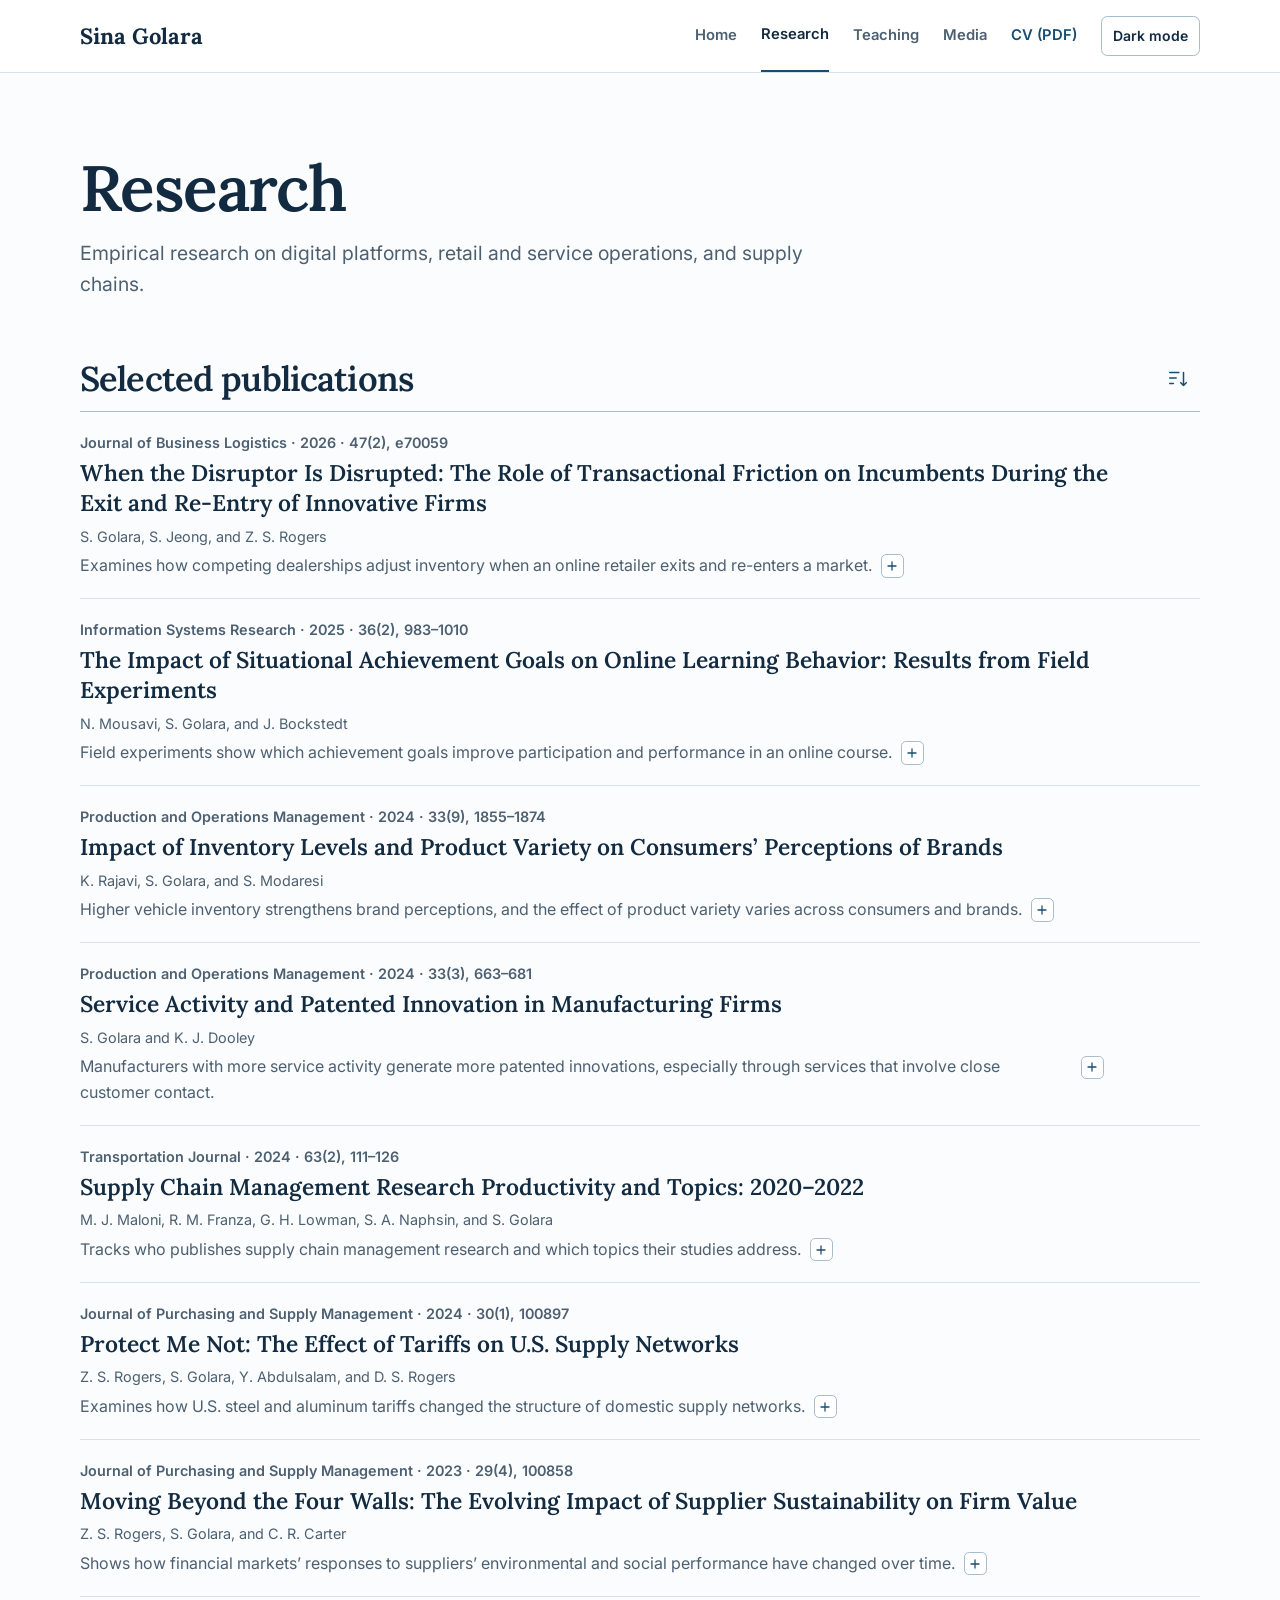
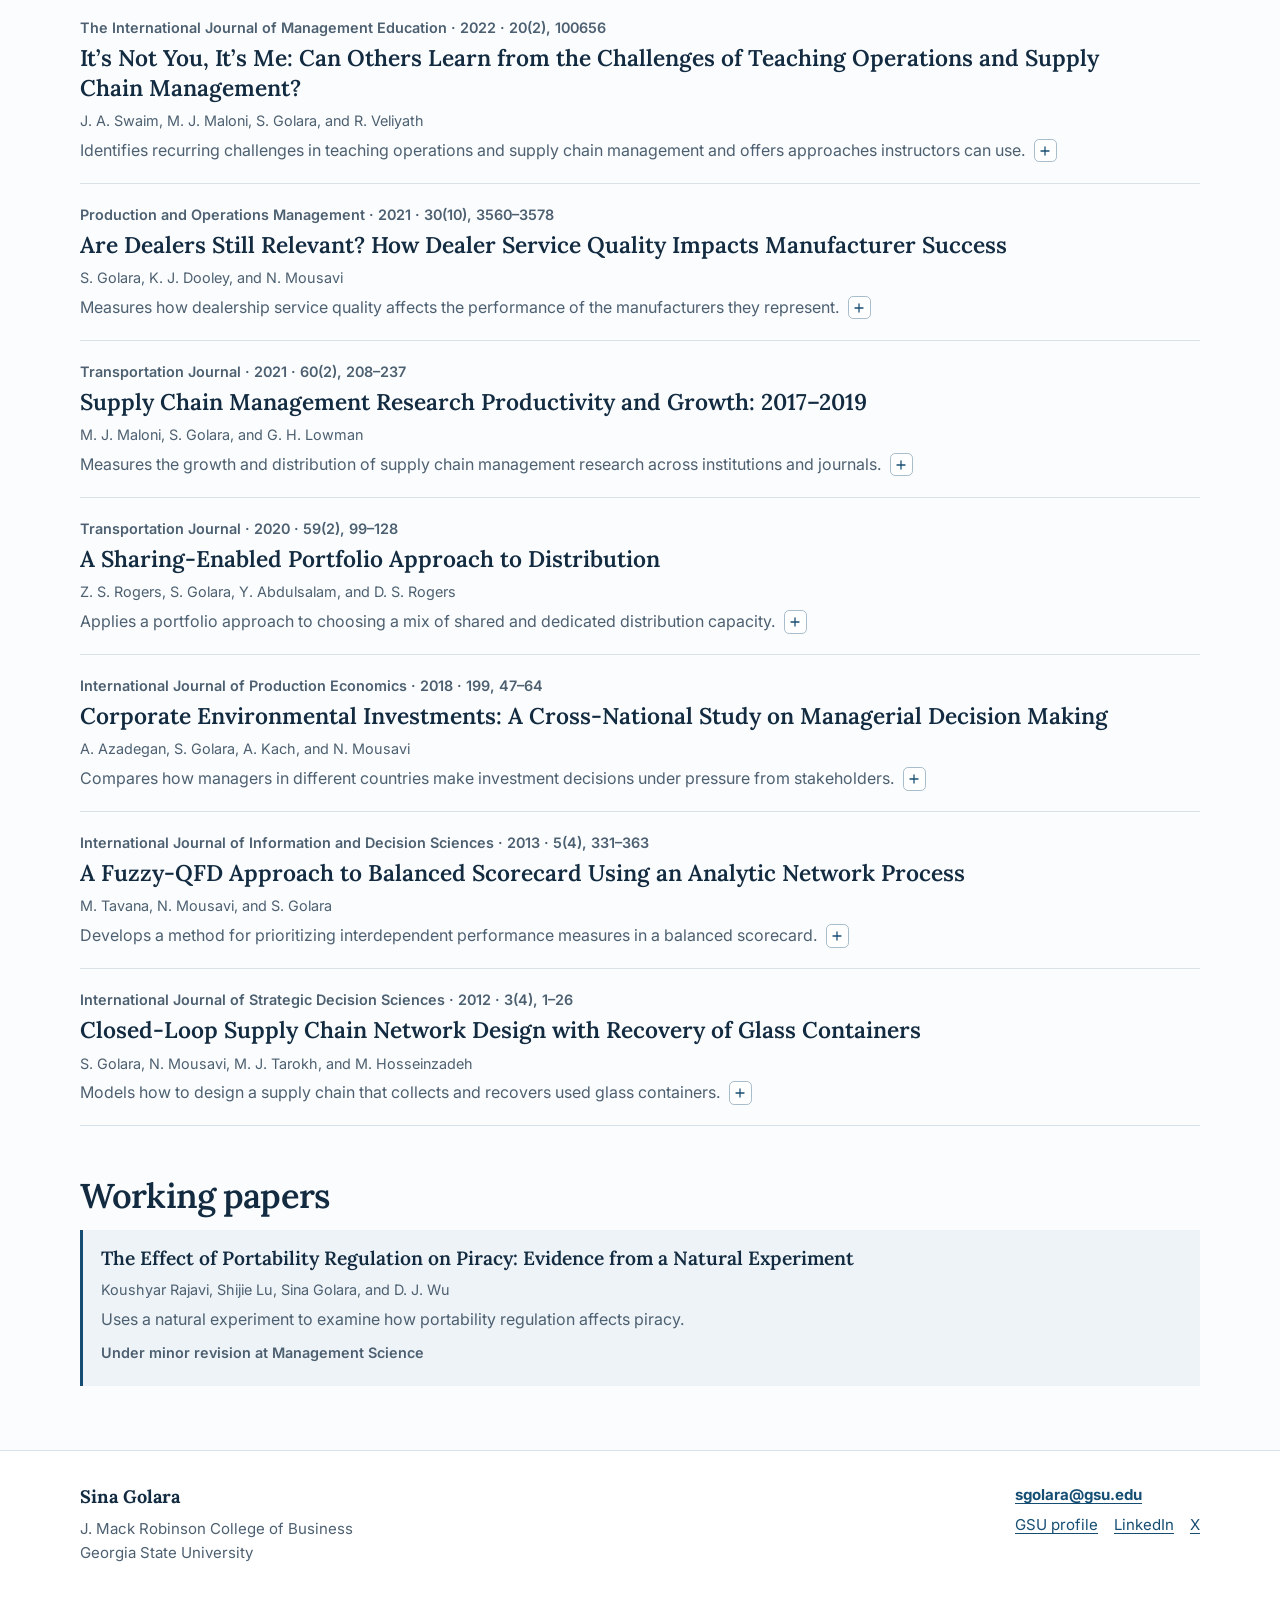
<file: research/index.html>
<!doctype html>
<html lang="en">
<head>
  <meta charset="utf-8">
  <meta name="viewport" content="width=device-width, initial-scale=1">
  <meta name="color-scheme" content="light dark">
  <title>Research | Sina Golara</title>
  <meta name="description" content="Selected publications by Sina Golara on retail, services, and supply chains.">
  <link rel="canonical" href="https://sinagolara.com/research/">
  <meta property="og:type" content="website">
  <meta property="og:site_name" content="Sina Golara">
  <meta property="og:title" content="Research | Sina Golara">
  <meta property="og:description" content="Selected publications by Sina Golara on retail, services, and supply chains.">
  <meta property="og:url" content="https://sinagolara.com/research/">
  <meta property="og:image" content="https://sinagolara.com/Images/headshot.jpg">
  <meta property="og:image:alt" content="Portrait of Sina Golara">
  <meta name="twitter:card" content="summary">
  <meta name="twitter:title" content="Research | Sina Golara">
  <meta name="twitter:description" content="Selected publications by Sina Golara on retail, services, and supply chains.">
  <meta name="twitter:image" content="https://sinagolara.com/Images/headshot.jpg">
  <meta name="twitter:image:alt" content="Portrait of Sina Golara">
  <link rel="icon" type="image/png" href="../assets/favicon.png">
  <link rel="preconnect" href="https://fonts.googleapis.com">
  <link rel="preconnect" href="https://fonts.gstatic.com" crossorigin>
  <link rel="stylesheet" href="https://fonts.googleapis.com/css2?family=Inter:wght@400;500;600;700&amp;family=Lora:wght@400;500;600;700&amp;display=swap">
  <link rel="stylesheet" href="../assets/site.css">
  <script src="../assets/site.js" defer></script>

</head>
<body data-page="research">
  <a class="skip-link" href="#main">Skip to content</a>
  <header class="site-header">
    <div class="site-width header-inner">
      <a href="../" class="wordmark">Sina Golara</a>
      <button class="menu-toggle" type="button" aria-expanded="false" aria-controls="site-nav" hidden>Menu</button>
      <nav id="site-nav" class="site-nav" aria-label="Main navigation">
        <a href="../">Home</a> <a href="../research/" aria-current="page">Research</a> <a href="../teaching/">Teaching</a> <a href="../media/">Media</a> <a href="../Sina_Golara__CV__2026.pdf" class="nav-cv" target="_blank" rel="noopener noreferrer">CV (PDF)</a>
        <button class="theme-toggle" type="button" aria-pressed="false" hidden>Dark mode</button>
      </nav>
    </div>
  </header>
  <main id="main" tabindex="-1">

    <div class="site-width page">

    <div class="page-intro">
      <h1>Research</h1>
      <p>Empirical research on digital platforms, retail and service operations, and supply chains.</p>
    </div>
      <section aria-labelledby="publications-heading">
        <div class="section-heading sortable-heading">
          <h2 id="publications-heading">Selected publications</h2>

          <button id="publications-sort" class="chronological-sort" type="button"
                  aria-controls="publications" aria-label="Sort publications oldest first"
                  title="Sort oldest first" data-order="newest" data-sort-label="Publications" hidden>
            <svg viewBox="0 0 24 24" width="22" height="22" fill="none" stroke="currentColor" stroke-width="1.65" stroke-linecap="round" stroke-linejoin="round" aria-hidden="true">
              <path d="M3 5h10M3 11h7M3 17h4"/>
              <path class="sort-direction" d="M18 5v14m-3-3 3 3 3-3"/>
            </svg>
          </button>
          <p id="publications-sort-status" class="sr-only" role="status"></p>
        </div>
        <ul id="publications" class="plain-list publication-list">
      <li class="publication" id="disruptor" data-sort="2026">
        <article>
          <p class="item-meta">Journal of Business Logistics <span aria-hidden="true">·</span>
            2026 · 47(2), e70059</p>
          <h3><a href="https://doi.org/10.1111/jbl.70059" target="_blank" rel="noopener noreferrer">When the Disruptor Is Disrupted: The Role of Transactional Friction on Incumbents During the Exit and Re-Entry of Innovative Firms</a></h3>
          <p class="authors">S. Golara, S. Jeong, and Z. S. Rogers</p>

          <details class="publication-abstract">
            <summary class="abstract-toggle">
              <span>Examines how competing dealerships adjust inventory when an online retailer exits and re-enters a market.<span class="sr-only"> Abstract overview</span></span>
              <span class="abstract-icon" aria-hidden="true">
                <svg viewBox="0 0 20 20" width="16" height="16" fill="none" stroke="currentColor" stroke-width="1.6" stroke-linecap="round">
                  <path d="M5 10h10"/>
                  <path class="abstract-plus" d="M10 5v10"/>
                </svg>
              </span>
            </summary>
            <div class="abstract-content">
              <p class="abstract-label">Abstract overview</p>
              <p>The study uses Carvana’s license suspensions and reinstatements to examine how established used-car dealerships respond when an online competitor leaves and returns. A synthetic difference-in-differences analysis of monthly sales at 19,281 dealerships finds that nearby competitors gained sales during the suspensions and retained gains after Carvana returned. Greater assortment breadth and higher service levels helped dealers keep the customers they gained.</p>
              <a href="https://doi.org/10.1111/jbl.70059" target="_blank" rel="noopener noreferrer">Read the publisher’s abstract</a>
            </div>
          </details>
        </article>
      </li>
      <li class="publication" id="achievement-goals" data-sort="2025">
        <article>
          <p class="item-meta">Information Systems Research <span aria-hidden="true">·</span>
            2025 · 36(2), 983–1010</p>
          <h3><a href="https://doi.org/10.1287/isre.2022.0353" target="_blank" rel="noopener noreferrer">The Impact of Situational Achievement Goals on Online Learning Behavior: Results from Field Experiments</a></h3>
          <p class="authors">N. Mousavi, S. Golara, and J. Bockstedt</p>

          <details class="publication-abstract">
            <summary class="abstract-toggle">
              <span>Field experiments show which achievement goals improve participation and performance in an online course.<span class="sr-only"> Abstract overview</span></span>
              <span class="abstract-icon" aria-hidden="true">
                <svg viewBox="0 0 20 20" width="16" height="16" fill="none" stroke="currentColor" stroke-width="1.6" stroke-linecap="round">
                  <path d="M5 10h10"/>
                  <path class="abstract-plus" d="M10 5v10"/>
                </svg>
              </span>
            </summary>
            <div class="abstract-content">
              <p class="abstract-label">Abstract overview</p>
              <p>Two field experiments test how goal-setting prompts affect engagement and performance in a massive open online course. The first experiment involved more than 2,000 learners in 171 countries. Prompts encouraging learners to demonstrate their ability performed especially well, with outcomes varying by prior performance and social activity. The second experiment found the strongest learning outcomes when learners were encouraged both to master the material and to demonstrate their ability.</p>
              <a href="https://doi.org/10.1287/isre.2022.0353" target="_blank" rel="noopener noreferrer">Read the publisher’s abstract</a>
            </div>
          </details>
        </article>
      </li>
      <li class="publication" id="inventory" data-sort="2024">
        <article>
          <p class="item-meta">Production and Operations Management <span aria-hidden="true">·</span>
            2024 · 33(9), 1855–1874</p>
          <h3><a href="https://doi.org/10.1177/10591478241258475" target="_blank" rel="noopener noreferrer">Impact of Inventory Levels and Product Variety on Consumers’ Perceptions of Brands</a></h3>
          <p class="authors">K. Rajavi, S. Golara, and S. Modaresi</p>

          <details class="publication-abstract">
            <summary class="abstract-toggle">
              <span>Higher vehicle inventory strengthens brand perceptions, and the effect of product variety varies across consumers and brands.<span class="sr-only"> Abstract overview</span></span>
              <span class="abstract-icon" aria-hidden="true">
                <svg viewBox="0 0 20 20" width="16" height="16" fill="none" stroke="currentColor" stroke-width="1.6" stroke-linecap="round">
                  <path d="M5 10h10"/>
                  <path class="abstract-plus" d="M10 5v10"/>
                </svg>
              </span>
            </summary>
            <div class="abstract-content">
              <p class="abstract-label">Abstract overview</p>
              <p>The authors combine vehicle listings from more than 20,000 U.S. dealerships with nearly 274,000 survey responses from people shopping for cars. Across several methods, shoppers perceived brands more favorably when more inventory was available. Assortment breadth had no consistent overall effect on its own. Both effects varied with shopper income and whether the brand was considered a luxury brand.</p>
              <a href="https://doi.org/10.1177/10591478241258475" target="_blank" rel="noopener noreferrer">Read the publisher’s abstract</a>
            </div>
          </details>
        </article>
      </li>
      <li class="publication" id="service-innovation" data-sort="2024">
        <article>
          <p class="item-meta">Production and Operations Management <span aria-hidden="true">·</span>
            2024 · 33(3), 663–681</p>
          <h3><a href="https://doi.org/10.1177/10591478241231851" target="_blank" rel="noopener noreferrer">Service Activity and Patented Innovation in Manufacturing Firms</a></h3>
          <p class="authors">S. Golara and K. J. Dooley</p>

          <details class="publication-abstract">
            <summary class="abstract-toggle">
              <span>Manufacturers with more service activity generate more patented innovations, especially through services that involve close customer contact.<span class="sr-only"> Abstract overview</span></span>
              <span class="abstract-icon" aria-hidden="true">
                <svg viewBox="0 0 20 20" width="16" height="16" fill="none" stroke="currentColor" stroke-width="1.6" stroke-linecap="round">
                  <path d="M5 10h10"/>
                  <path class="abstract-plus" d="M10 5v10"/>
                </svg>
              </span>
            </summary>
            <div class="abstract-content">
              <p class="abstract-label">Abstract overview</p>
              <p>This study combines three decades of activity at 8,087 manufacturers with records of more than 1.5 million patents. Firms with greater service activity generated more patentable innovations, particularly when their services involved direct customer interaction or specialized knowledge. Additional analyses suggest that some of these patents also departed more sharply from the firms’ earlier innovation patterns.</p>
              <a href="https://doi.org/10.1177/10591478241231851" target="_blank" rel="noopener noreferrer">Read the publisher’s abstract</a>
            </div>
          </details>
        </article>
      </li>
      <li class="publication" id="supply-chain-topics" data-sort="2024">
        <article>
          <p class="item-meta">Transportation Journal <span aria-hidden="true">·</span>
            2024 · 63(2), 111–126</p>
          <h3><a href="https://doi.org/10.1002/tjo3.12010" target="_blank" rel="noopener noreferrer">Supply Chain Management Research Productivity and Topics: 2020–2022</a></h3>
          <p class="authors">M. J. Maloni, R. M. Franza, G. H. Lowman, S. A. Naphsin, and S. Golara</p>

          <details class="publication-abstract">
            <summary class="abstract-toggle">
              <span>Tracks who publishes supply chain management research and which topics their studies address.<span class="sr-only"> Abstract overview</span></span>
              <span class="abstract-icon" aria-hidden="true">
                <svg viewBox="0 0 20 20" width="16" height="16" fill="none" stroke="currentColor" stroke-width="1.6" stroke-linecap="round">
                  <path d="M5 10h10"/>
                  <path class="abstract-plus" d="M10 5v10"/>
                </svg>
              </span>
            </summary>
            <div class="abstract-content">
              <p class="abstract-label">Abstract overview</p>
              <p>The authors update a 55-year series on academic publishing in supply chain management by tracking output from 2020 to 2022. Many schools and doctoral programs remained prominent, even as the most productive school changed and research activity became distributed across more scholars. The paper also identifies the research subjects that appeared most often and gives programs a benchmark for evaluating their research activity.</p>
              <a href="https://doi.org/10.1002/tjo3.12010" target="_blank" rel="noopener noreferrer">Read the publisher’s abstract</a>
            </div>
          </details>
        </article>
      </li>
      <li class="publication" id="tariffs" data-sort="2024">
        <article>
          <p class="item-meta">Journal of Purchasing and Supply Management <span aria-hidden="true">·</span>
            2024 · 30(1), 100897</p>
          <h3><a href="https://doi.org/10.1016/j.pursup.2024.100897" target="_blank" rel="noopener noreferrer">Protect Me Not: The Effect of Tariffs on U.S. Supply Networks</a></h3>
          <p class="authors">Z. S. Rogers, S. Golara, Y. Abdulsalam, and D. S. Rogers</p>

          <details class="publication-abstract">
            <summary class="abstract-toggle">
              <span>Examines how U.S. steel and aluminum tariffs changed the structure of domestic supply networks.<span class="sr-only"> Abstract overview</span></span>
              <span class="abstract-icon" aria-hidden="true">
                <svg viewBox="0 0 20 20" width="16" height="16" fill="none" stroke="currentColor" stroke-width="1.6" stroke-linecap="round">
                  <path d="M5 10h10"/>
                  <path class="abstract-plus" d="M10 5v10"/>
                </svg>
              </span>
            </summary>
            <div class="abstract-content">
              <p class="abstract-label">Abstract overview</p>
              <p>An event study tracks stock-market responses at 691 U.S. public companies to four groups of tariffs introduced in 2018. It follows producers in the industries targeted for protection along with their suppliers and customers. Firm values fell overall, including for the domestic producers the tariffs aimed to protect, and the effects on their trading partners differed across industries.</p>
              <a href="https://doi.org/10.1016/j.pursup.2024.100897" target="_blank" rel="noopener noreferrer">Read the publisher’s abstract</a>
            </div>
          </details>
        </article>
      </li>
      <li class="publication" id="supplier-sustainability" data-sort="2023">
        <article>
          <p class="item-meta">Journal of Purchasing and Supply Management <span aria-hidden="true">·</span>
            2023 · 29(4), 100858</p>
          <h3><a href="https://doi.org/10.1016/j.pursup.2023.100858" target="_blank" rel="noopener noreferrer">Moving Beyond the Four Walls: The Evolving Impact of Supplier Sustainability on Firm Value</a></h3>
          <p class="authors">Z. S. Rogers, S. Golara, and C. R. Carter</p>

          <details class="publication-abstract">
            <summary class="abstract-toggle">
              <span>Shows how financial markets’ responses to suppliers’ environmental and social performance have changed over time.<span class="sr-only"> Abstract overview</span></span>
              <span class="abstract-icon" aria-hidden="true">
                <svg viewBox="0 0 20 20" width="16" height="16" fill="none" stroke="currentColor" stroke-width="1.6" stroke-linecap="round">
                  <path d="M5 10h10"/>
                  <path class="abstract-plus" d="M10 5v10"/>
                </svg>
              </span>
            </summary>
            <div class="abstract-content">
              <p class="abstract-label">Abstract overview</p>
              <p>The study analyzes 3,986 announcements about social or environmental performance between 1994 and 2013 to compare the effects of companies’ own actions with those of their suppliers. The connection to supplier performance was weak early in the period. After 2000, markets responded to suppliers’ social performance, while suppliers’ environmental performance was less strongly associated with the value of the companies they supplied.</p>
              <a href="https://doi.org/10.1016/j.pursup.2023.100858" target="_blank" rel="noopener noreferrer">Read the publisher’s abstract</a>
            </div>
          </details>
        </article>
      </li>
      <li class="publication" id="teaching-operations" data-sort="2022">
        <article>
          <p class="item-meta">The International Journal of Management Education <span aria-hidden="true">·</span>
            2022 · 20(2), 100656</p>
          <h3><a href="https://www.sciencedirect.com/science/article/abs/pii/S1472811722000581" target="_blank" rel="noopener noreferrer">It’s Not You, It’s Me: Can Others Learn from the Challenges of Teaching Operations and Supply Chain Management?</a></h3>
          <p class="authors">J. A. Swaim, M. J. Maloni, S. Golara, and R. Veliyath</p>

          <details class="publication-abstract">
            <summary class="abstract-toggle">
              <span>Identifies recurring challenges in teaching operations and supply chain management and offers approaches instructors can use.<span class="sr-only"> Abstract overview</span></span>
              <span class="abstract-icon" aria-hidden="true">
                <svg viewBox="0 0 20 20" width="16" height="16" fill="none" stroke="currentColor" stroke-width="1.6" stroke-linecap="round">
                  <path d="M5 10h10"/>
                  <path class="abstract-plus" d="M10 5v10"/>
                </svg>
              </span>
            </summary>
            <div class="abstract-content">
              <p class="abstract-label">Abstract overview</p>
              <p>The authors survey U.S. operations and supply chain faculty and students taking a core course at one university. The results associate student satisfaction more closely with the individual instructor than with the topics covered or the teaching methods used. Students formed early impressions of instructors that predicted later satisfaction. The study discusses what those patterns mean for teaching courses that students and instructors expect to find difficult.</p>
              <a href="https://www.sciencedirect.com/science/article/abs/pii/S1472811722000581" target="_blank" rel="noopener noreferrer">Read the publisher’s abstract</a>
            </div>
          </details>
        </article>
      </li>
      <li class="publication" id="dealer-service" data-sort="2021">
        <article>
          <p class="item-meta">Production and Operations Management <span aria-hidden="true">·</span>
            2021 · 30(10), 3560–3578</p>
          <h3><a href="https://doi.org/10.1111/poms.13450" target="_blank" rel="noopener noreferrer">Are Dealers Still Relevant? How Dealer Service Quality Impacts Manufacturer Success</a></h3>
          <p class="authors">S. Golara, K. J. Dooley, and N. Mousavi</p>

          <details class="publication-abstract">
            <summary class="abstract-toggle">
              <span>Measures how dealership service quality affects the performance of the manufacturers they represent.<span class="sr-only"> Abstract overview</span></span>
              <span class="abstract-icon" aria-hidden="true">
                <svg viewBox="0 0 20 20" width="16" height="16" fill="none" stroke="currentColor" stroke-width="1.6" stroke-linecap="round">
                  <path d="M5 10h10"/>
                  <path class="abstract-plus" d="M10 5v10"/>
                </svg>
              </span>
            </summary>
            <div class="abstract-content">
              <p class="abstract-label">Abstract overview</p>
              <p>The authors combine sales and service-quality ratings for 1,078 U.S. automobile dealerships across five vehicle classes. Better after-sales service was associated with more local sales for the manufacturer, including in markets where its brand already held a strong competitive position. Service during the sale mattered more in competitive markets where a brand had relatively few dealerships.</p>
              <a href="https://doi.org/10.1111/poms.13450" target="_blank" rel="noopener noreferrer">Read the publisher’s abstract</a>
            </div>
          </details>
        </article>
      </li>
      <li class="publication" id="supply-chain-productivity" data-sort="2021">
        <article>
          <p class="item-meta">Transportation Journal <span aria-hidden="true">·</span>
            2021 · 60(2), 208–237</p>
          <h3><a href="https://doi.org/10.5325/transportationj.60.2.0208" target="_blank" rel="noopener noreferrer">Supply Chain Management Research Productivity and Growth: 2017–2019</a></h3>
          <p class="authors">M. J. Maloni, S. Golara, and G. H. Lowman</p>

          <details class="publication-abstract">
            <summary class="abstract-toggle">
              <span>Measures the growth and distribution of supply chain management research across institutions and journals.<span class="sr-only"> Abstract overview</span></span>
              <span class="abstract-icon" aria-hidden="true">
                <svg viewBox="0 0 20 20" width="16" height="16" fill="none" stroke="currentColor" stroke-width="1.6" stroke-linecap="round">
                  <path d="M5 10h10"/>
                  <path class="abstract-plus" d="M10 5v10"/>
                </svg>
              </span>
            </summary>
            <div class="abstract-content">
              <p class="abstract-label">Abstract overview</p>
              <p>Using six journals, the study benchmarks supply chain management publications from 2017 to 2019 against earlier periods. A core group of highly productive universities remained relatively stable, while rankings outside that group changed more frequently. The analysis also finds a continuing expansion in the number of scholars contributing to the field.</p>
              <a href="https://doi.org/10.5325/transportationj.60.2.0208" target="_blank" rel="noopener noreferrer">Read the publisher’s abstract</a>
            </div>
          </details>
        </article>
      </li>
      <li class="publication" id="sharing-distribution" data-sort="2020">
        <article>
          <p class="item-meta">Transportation Journal <span aria-hidden="true">·</span>
            2020 · 59(2), 99–128</p>
          <h3><a href="https://doi.org/10.5325/transportationj.59.2.0099" target="_blank" rel="noopener noreferrer">A Sharing-Enabled Portfolio Approach to Distribution</a></h3>
          <p class="authors">Z. S. Rogers, S. Golara, Y. Abdulsalam, and D. S. Rogers</p>

          <details class="publication-abstract">
            <summary class="abstract-toggle">
              <span>Applies a portfolio approach to choosing a mix of shared and dedicated distribution capacity.<span class="sr-only"> Abstract overview</span></span>
              <span class="abstract-icon" aria-hidden="true">
                <svg viewBox="0 0 20 20" width="16" height="16" fill="none" stroke="currentColor" stroke-width="1.6" stroke-linecap="round">
                  <path d="M5 10h10"/>
                  <path class="abstract-plus" d="M10 5v10"/>
                </svg>
              </span>
            </summary>
            <div class="abstract-content">
              <p class="abstract-label">Abstract overview</p>
              <p>Serving customers online and in stores can require distribution facilities with different locations, capacities, and operating models. The paper outlines how shared, on-demand warehousing can complement a firm’s existing facilities as part of a distribution portfolio. It discusses how this flexibility can help firms meet delivery expectations across channels without committing all of their capacity in advance.</p>
              <a href="https://doi.org/10.5325/transportationj.59.2.0099" target="_blank" rel="noopener noreferrer">Read the publisher’s abstract</a>
            </div>
          </details>
        </article>
      </li>
      <li class="publication" id="environmental-investments" data-sort="2018">
        <article>
          <p class="item-meta">International Journal of Production Economics <span aria-hidden="true">·</span>
            2018 · 199, 47–64</p>
          <h3><a href="https://www.sciencedirect.com/science/article/abs/pii/S0925527317302943" target="_blank" rel="noopener noreferrer">Corporate Environmental Investments: A Cross-National Study on Managerial Decision Making</a></h3>
          <p class="authors">A. Azadegan, S. Golara, A. Kach, and N. Mousavi</p>

          <details class="publication-abstract">
            <summary class="abstract-toggle">
              <span>Compares how managers in different countries make investment decisions under pressure from stakeholders.<span class="sr-only"> Abstract overview</span></span>
              <span class="abstract-icon" aria-hidden="true">
                <svg viewBox="0 0 20 20" width="16" height="16" fill="none" stroke="currentColor" stroke-width="1.6" stroke-linecap="round">
                  <path d="M5 10h10"/>
                  <path class="abstract-plus" d="M10 5v10"/>
                </svg>
              </span>
            </summary>
            <div class="abstract-content">
              <p class="abstract-label">Abstract overview</p>
              <p>A randomized scenario-based survey compares environmental investment decisions among 726 managers in Brazil, China, India, Germany, and the United States. Managers in the developing-country sample responded less to consumer pressure alone. When pressure from the local community accompanied consumer pressure, they were more inclined to invest. Resource availability also affected the two groups differently.</p>
              <a href="https://www.sciencedirect.com/science/article/abs/pii/S0925527317302943" target="_blank" rel="noopener noreferrer">Read the publisher’s abstract</a>
            </div>
          </details>
        </article>
      </li>
      <li class="publication" id="balanced-scorecard" data-sort="2013">
        <article>
          <p class="item-meta">International Journal of Information and Decision Sciences <span aria-hidden="true">·</span>
            2013 · 5(4), 331–363</p>
          <h3><a href="https://doi.org/10.1504/IJIDS.2013.058289" target="_blank" rel="noopener noreferrer">A Fuzzy-QFD Approach to Balanced Scorecard Using an Analytic Network Process</a></h3>
          <p class="authors">M. Tavana, N. Mousavi, and S. Golara</p>

          <details class="publication-abstract">
            <summary class="abstract-toggle">
              <span>Develops a method for prioritizing interdependent performance measures in a balanced scorecard.<span class="sr-only"> Abstract overview</span></span>
              <span class="abstract-icon" aria-hidden="true">
                <svg viewBox="0 0 20 20" width="16" height="16" fill="none" stroke="currentColor" stroke-width="1.6" stroke-linecap="round">
                  <path d="M5 10h10"/>
                  <path class="abstract-plus" d="M10 5v10"/>
                </svg>
              </span>
            </summary>
            <div class="abstract-content">
              <p class="abstract-label">Abstract overview</p>
              <p>The authors develop a way to prioritize balanced-scorecard measures when performance objectives are interdependent and expert judgments are imprecise. Quality function deployment maps relationships among the scorecard’s perspectives, an analytic network model accounts for interdependencies, and fuzzy judgments represent uncertainty. A case study illustrates how the combined approach supports performance measurement.</p>
              <a href="https://doi.org/10.1504/IJIDS.2013.058289" target="_blank" rel="noopener noreferrer">Read the publisher’s abstract</a>
            </div>
          </details>
        </article>
      </li>
      <li class="publication" id="glass-recovery" data-sort="2012">
        <article>
          <p class="item-meta">International Journal of Strategic Decision Sciences <span aria-hidden="true">·</span>
            2012 · 3(4), 1–26</p>
          <h3><a href="https://doi.org/10.4018/jsds.2012100101" target="_blank" rel="noopener noreferrer">Closed-Loop Supply Chain Network Design with Recovery of Glass Containers</a></h3>
          <p class="authors">S. Golara, N. Mousavi, M. J. Tarokh, and M. Hosseinzadeh</p>

          <details class="publication-abstract">
            <summary class="abstract-toggle">
              <span>Models how to design a supply chain that collects and recovers used glass containers.<span class="sr-only"> Abstract overview</span></span>
              <span class="abstract-icon" aria-hidden="true">
                <svg viewBox="0 0 20 20" width="16" height="16" fill="none" stroke="currentColor" stroke-width="1.6" stroke-linecap="round">
                  <path d="M5 10h10"/>
                  <path class="abstract-plus" d="M10 5v10"/>
                </svg>
              </span>
            </summary>
            <div class="abstract-content">
              <p class="abstract-label">Abstract overview</p>
              <p>This paper develops a mixed-integer optimization model for a beverage supply chain that collects used glass containers. It combines decisions about the network’s design with operational decisions over multiple products and periods, from production and distribution through take-back and reprocessing. The case study illustrates how the model evaluates reuse and recycling alongside the forward flow of products.</p>
              <a href="https://doi.org/10.4018/jsds.2012100101" target="_blank" rel="noopener noreferrer">Read the publisher’s abstract</a>
            </div>
          </details>
        </article>
      </li>
        </ul>
      </section>
      <section id="working-papers" class="research-working" aria-labelledby="working-heading">
        <h2 id="working-heading">Working papers</h2>
        <article class="working-paper">
          <h3>The Effect of Portability Regulation on Piracy: Evidence from a Natural Experiment</h3>
          <p class="authors">Koushyar Rajavi, Shijie Lu, Sina Golara, and D. J. Wu</p>
          <p class="item-summary">Uses a natural experiment to examine how portability regulation affects piracy.</p>
          <p class="item-meta">Under minor revision at Management Science</p>
        </article>
      </section>
    </div>
  </main>
  <footer class="site-footer">
    <div class="site-width footer-inner">
      <div class="footer-identity">
        <p class="footer-name">Sina Golara</p>
        <p>J. Mack Robinson College of Business<br>Georgia State University</p>
      </div>
      <div class="footer-links" aria-label="Contact and profiles">
        <a href="mailto:sgolara@gsu.edu" class="footer-email">sgolara@gsu.edu</a>
        <ul class="plain-list">
          <li><a href="https://robinson.gsu.edu/profile/sina-golara/" target="_blank" rel="noopener noreferrer">GSU profile</a></li>
          <li><a href="https://www.linkedin.com/in/sinagolara/" target="_blank" rel="noopener noreferrer">LinkedIn</a></li>
          <li><a href="https://x.com/GolaraSina" target="_blank" rel="noopener noreferrer">X</a></li>
        </ul>
      </div>
    </div>
  </footer>
</body>
</html>
</file>
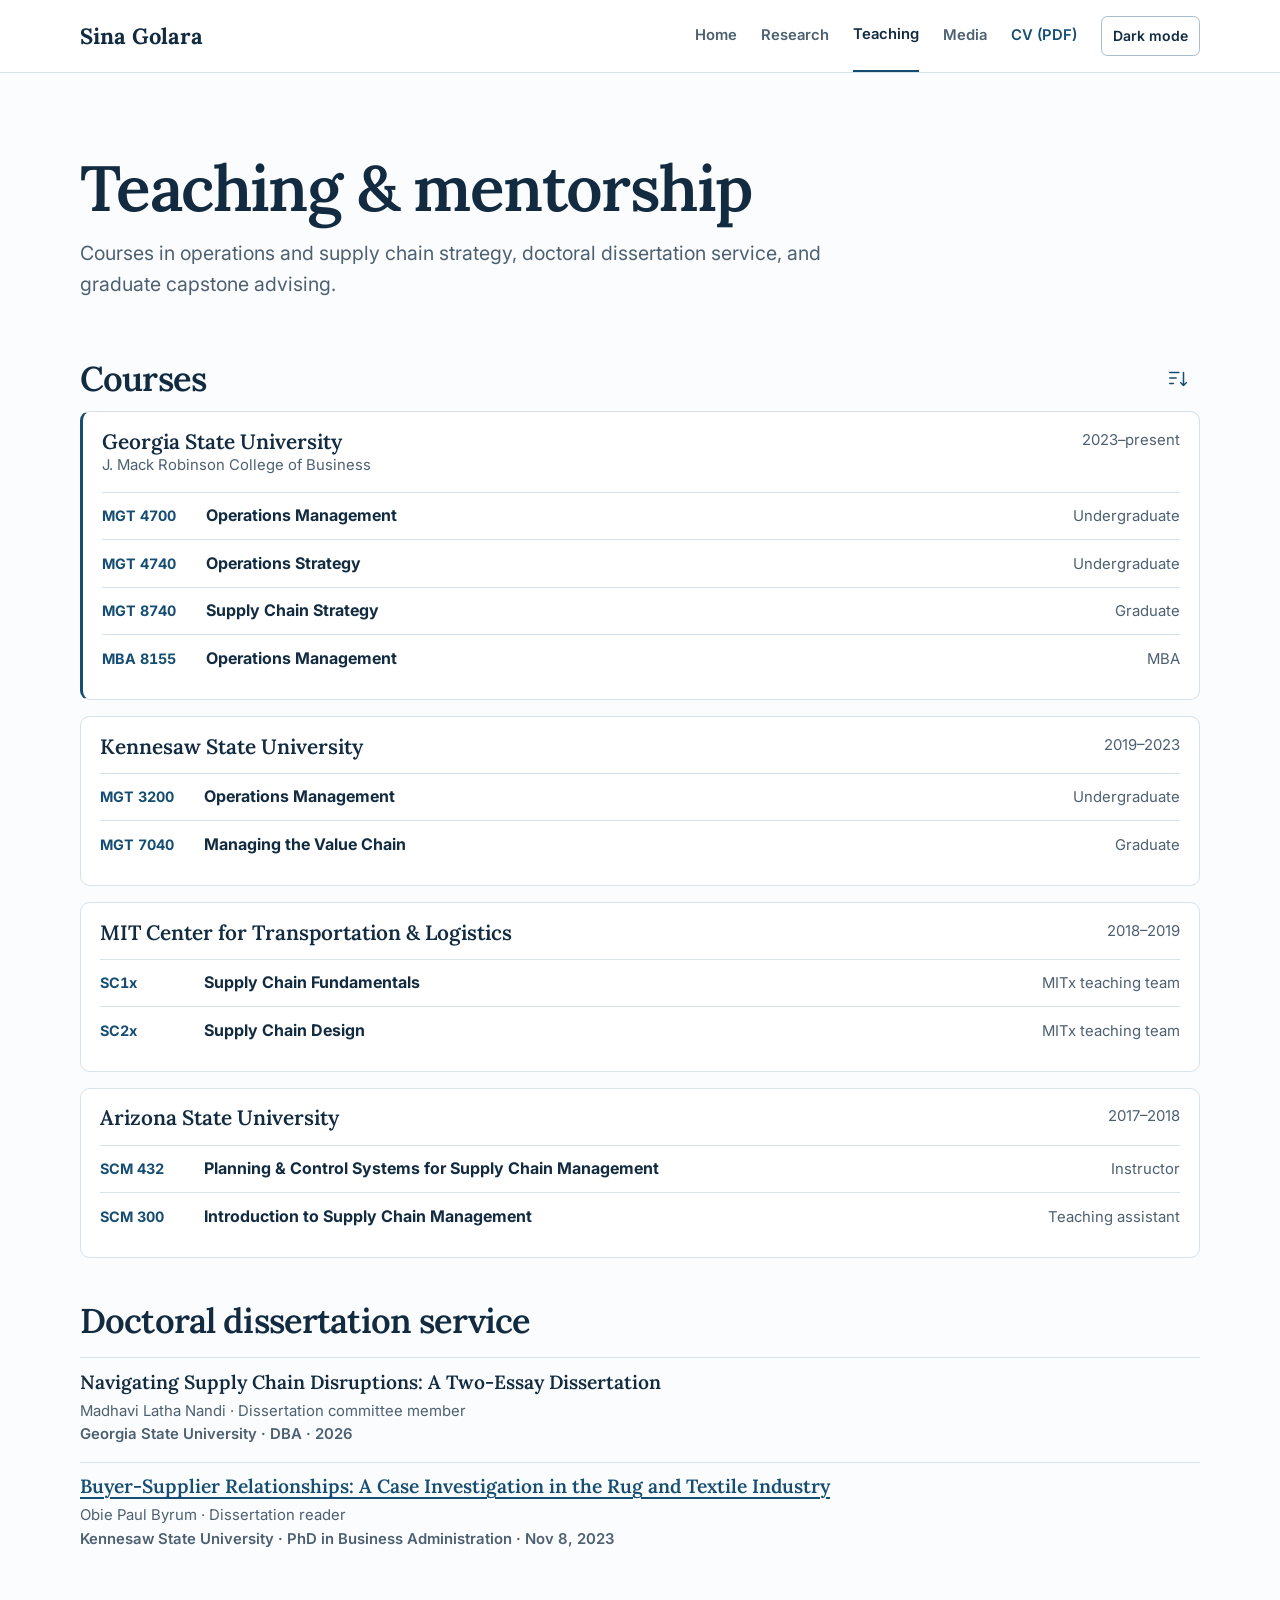
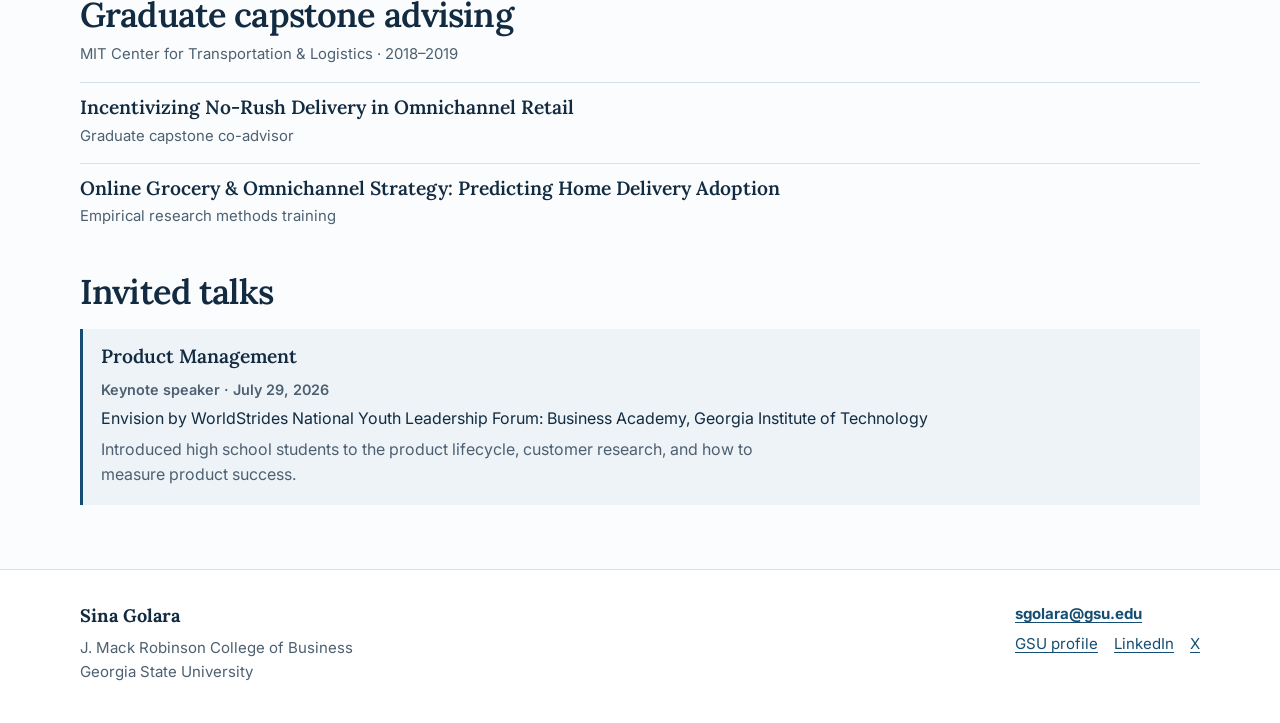
<file: teaching/index.html>
<!doctype html>
<html lang="en">
<head>
  <meta charset="utf-8">
  <meta name="viewport" content="width=device-width, initial-scale=1">
  <meta name="color-scheme" content="light dark">
  <title>Teaching | Sina Golara</title>
  <meta name="description" content="Operations and supply chain management courses and graduate capstone advising by Sina Golara.">
  <link rel="canonical" href="https://sinagolara.com/teaching/">
  <meta property="og:type" content="website">
  <meta property="og:site_name" content="Sina Golara">
  <meta property="og:title" content="Teaching | Sina Golara">
  <meta property="og:description" content="Operations and supply chain management courses and graduate capstone advising by Sina Golara.">
  <meta property="og:url" content="https://sinagolara.com/teaching/">
  <meta property="og:image" content="https://sinagolara.com/Images/headshot.jpg">
  <meta property="og:image:alt" content="Portrait of Sina Golara">
  <meta name="twitter:card" content="summary">
  <meta name="twitter:title" content="Teaching | Sina Golara">
  <meta name="twitter:description" content="Operations and supply chain management courses and graduate capstone advising by Sina Golara.">
  <meta name="twitter:image" content="https://sinagolara.com/Images/headshot.jpg">
  <meta name="twitter:image:alt" content="Portrait of Sina Golara">
  <link rel="icon" type="image/png" href="../assets/favicon.png">
  <link rel="preconnect" href="https://fonts.googleapis.com">
  <link rel="preconnect" href="https://fonts.gstatic.com" crossorigin>
  <link rel="stylesheet" href="https://fonts.googleapis.com/css2?family=Inter:wght@400;500;600;700&amp;family=Lora:wght@400;500;600;700&amp;display=swap">
  <link rel="stylesheet" href="../assets/site.css">
  <script src="../assets/site.js" defer></script>

</head>
<body data-page="teaching">
  <a class="skip-link" href="#main">Skip to content</a>
  <header class="site-header">
    <div class="site-width header-inner">
      <a href="../" class="wordmark">Sina Golara</a>
      <button class="menu-toggle" type="button" aria-expanded="false" aria-controls="site-nav" hidden>Menu</button>
      <nav id="site-nav" class="site-nav" aria-label="Main navigation">
        <a href="../">Home</a> <a href="../research/">Research</a> <a href="../teaching/" aria-current="page">Teaching</a> <a href="../media/">Media</a> <a href="../Sina_Golara__CV__2026.pdf" class="nav-cv" target="_blank" rel="noopener noreferrer">CV (PDF)</a>
        <button class="theme-toggle" type="button" aria-pressed="false" hidden>Dark mode</button>
      </nav>
    </div>
  </header>
  <main id="main" tabindex="-1">

    <div class="site-width page teaching-page">

    <div class="page-intro">
      <h1>Teaching &amp; mentorship</h1>
      <p>Courses in operations and supply chain strategy, doctoral dissertation service, and graduate capstone advising.</p>
    </div>
      <section class="teaching-section" aria-labelledby="courses-heading">
        <div class="section-heading sortable-heading">
          <h2 id="courses-heading">Courses</h2>

          <button id="teaching-courses-sort" class="chronological-sort" type="button"
                  aria-controls="teaching-courses" aria-label="Sort courses oldest first"
                  title="Sort oldest first" data-order="newest" data-sort-label="Courses" hidden>
            <svg viewBox="0 0 24 24" width="22" height="22" fill="none" stroke="currentColor" stroke-width="1.65" stroke-linecap="round" stroke-linejoin="round" aria-hidden="true">
              <path d="M3 5h10M3 11h7M3 17h4"/>
              <path class="sort-direction" d="M18 5v14m-3-3 3 3 3-3"/>
            </svg>
          </button>
          <p id="teaching-courses-sort-status" class="sr-only" role="status"></p>
        </div>
        <ul id="teaching-courses" class="plain-list teaching-courses">
        <li class="course-group course-current" data-sort="2023">
          <div class="course-group-heading">
            <div>
              <h3>Georgia State University</h3>
              <p>J. Mack Robinson College of Business</p>
            </div>
            <p>2023–present</p>
          </div>
          <ul class="plain-list course-list">
          <li class="course-row">
            <span class="course-code">MGT 4700</span>
            <strong>Operations Management</strong>
            <span class="course-level">Undergraduate</span>
          </li>
          <li class="course-row">
            <span class="course-code">MGT 4740</span>
            <strong>Operations Strategy</strong>
            <span class="course-level">Undergraduate</span>
          </li>
          <li class="course-row">
            <span class="course-code">MGT 8740</span>
            <strong>Supply Chain Strategy</strong>
            <span class="course-level">Graduate</span>
          </li>
          <li class="course-row">
            <span class="course-code">MBA 8155</span>
            <strong>Operations Management</strong>
            <span class="course-level">MBA</span>
          </li>
          </ul>
        </li>
        <li class="course-group" data-sort="2019">
          <div class="course-group-heading">
            <div>
              <h3>Kennesaw State University</h3>

            </div>
            <p>2019–2023</p>
          </div>
          <ul class="plain-list course-list">
          <li class="course-row">
            <span class="course-code">MGT 3200</span>
            <strong>Operations Management</strong>
            <span class="course-level">Undergraduate</span>
          </li>
          <li class="course-row">
            <span class="course-code">MGT 7040</span>
            <strong>Managing the Value Chain</strong>
            <span class="course-level">Graduate</span>
          </li>
          </ul>
        </li>
        <li class="course-group" data-sort="2018">
          <div class="course-group-heading">
            <div>
              <h3>MIT Center for Transportation &amp; Logistics</h3>

            </div>
            <p>2018–2019</p>
          </div>
          <ul class="plain-list course-list">
          <li class="course-row">
            <span class="course-code">SC1x</span>
            <strong>Supply Chain Fundamentals</strong>
            <span class="course-level">MITx teaching team</span>
          </li>
          <li class="course-row">
            <span class="course-code">SC2x</span>
            <strong>Supply Chain Design</strong>
            <span class="course-level">MITx teaching team</span>
          </li>
          </ul>
        </li>
        <li class="course-group" data-sort="2017">
          <div class="course-group-heading">
            <div>
              <h3>Arizona State University</h3>

            </div>
            <p>2017–2018</p>
          </div>
          <ul class="plain-list course-list">
          <li class="course-row">
            <span class="course-code">SCM 432</span>
            <strong>Planning &amp; Control Systems for Supply Chain Management</strong>
            <span class="course-level">Instructor</span>
          </li>
          <li class="course-row">
            <span class="course-code">SCM 300</span>
            <strong>Introduction to Supply Chain Management</strong>
            <span class="course-level">Teaching assistant</span>
          </li>
          </ul>
        </li>
        </ul>
      </section>
      <section class="teaching-section mentorship" aria-labelledby="dissertation-service">
        <h2 id="dissertation-service">Doctoral dissertation service</h2>
        <ul class="plain-list mentorship-list">
          <li>
            <h3>Navigating Supply Chain Disruptions: A Two-Essay Dissertation</h3>
            <p>Madhavi Latha Nandi · Dissertation committee member</p>
            <p class="item-meta">Georgia State University · DBA · 2026</p>
          </li>
          <li>
            <h3><a href="https://digitalcommons.kennesaw.edu/phdba_etd/35/" target="_blank" rel="noopener noreferrer">Buyer-Supplier Relationships: A Case Investigation in the Rug and Textile Industry</a></h3>
            <p>Obie Paul Byrum · Dissertation reader</p>
            <p class="item-meta">Kennesaw State University · PhD in Business Administration · Nov 8, 2023</p>
          </li></ul>
      </section>
      <section class="teaching-section mentorship" aria-labelledby="advising">
        <h2 id="advising">Graduate capstone advising</h2>
        <p>MIT Center for Transportation &amp; Logistics · 2018–2019</p>
        <ul class="plain-list mentorship-list"><li><h3>Incentivizing No-Rush Delivery in Omnichannel Retail</h3><p>Graduate capstone co-advisor</p></li><li><h3>Online Grocery &amp; Omnichannel Strategy: Predicting Home Delivery Adoption</h3><p>Empirical research methods training</p></li></ul>
      </section>
      <section class="teaching-section" aria-labelledby="invited-talks">
        <h2 id="invited-talks">Invited talks</h2>
        <article class="working-paper">
          <h3>Product Management</h3>
          <p class="item-meta">Keynote speaker · July 29, 2026</p>
          <p>Envision by WorldStrides National Youth Leadership Forum: Business Academy, Georgia Institute of Technology</p>
          <p class="item-summary">Introduced high school students to the product lifecycle, customer research, and how to measure product success.</p>
        </article>
      </section>
    </div>
  </main>
  <footer class="site-footer">
    <div class="site-width footer-inner">
      <div class="footer-identity">
        <p class="footer-name">Sina Golara</p>
        <p>J. Mack Robinson College of Business<br>Georgia State University</p>
      </div>
      <div class="footer-links" aria-label="Contact and profiles">
        <a href="mailto:sgolara@gsu.edu" class="footer-email">sgolara@gsu.edu</a>
        <ul class="plain-list">
          <li><a href="https://robinson.gsu.edu/profile/sina-golara/" target="_blank" rel="noopener noreferrer">GSU profile</a></li>
          <li><a href="https://www.linkedin.com/in/sinagolara/" target="_blank" rel="noopener noreferrer">LinkedIn</a></li>
          <li><a href="https://x.com/GolaraSina" target="_blank" rel="noopener noreferrer">X</a></li>
        </ul>
      </div>
    </div>
  </footer>
</body>
</html>
</file>
<file: assets/site.css>
:root {
  color-scheme: light;
  --canvas: #fbfcfd;
  --surface: #fff;
  --surface-muted: #eef3f7;
  --ink: #122b41;
  --muted: #4d6071;
  --accent: #164e73;
  --rule: #d7e1e9;
  --rule-strong: #a8bdcc;
  --focus: #205a86;
  --serif: Lora, Georgia, serif;
  --sans: Inter, -apple-system, BlinkMacSystemFont, "Segoe UI", sans-serif;
}

:root[data-theme="dark"] {
  color-scheme: dark;
  --canvas: #0d1926;
  --surface: #132235;
  --surface-muted: #1b2f45;
  --ink: #f4f7fa;
  --muted: #bdcbd7;
  --accent: #a9d1f2;
  --rule: #344d64;
  --rule-strong: #68839a;
  --focus: #f1c778;
}

*, *::before, *::after { box-sizing: border-box; }
[hidden] { display: none !important; }

body {
  min-width: 0;
  margin: 0;
  background: var(--canvas);
  color: var(--ink);
  font-family: var(--sans);
  font-size: 1rem;
  line-height: 1.6;
}

h1, h2, h3, p, figure { margin: 0; }

h1, h2, h3 {
  font-family: var(--serif);
  font-weight: 600;
  line-height: 1.23;
  overflow-wrap: anywhere;
}

h1, h2 { letter-spacing: -.025em; }
h2 { font-size: clamp(1.65rem, 3.2vw, 2.15rem); }
h3 { font-size: 1.2rem; }
img { display: block; max-width: 100%; }

a {
  color: var(--accent);
  text-underline-offset: .2em;
  text-decoration-thickness: .08em;
}

a:hover { text-decoration-thickness: .13em; }

:focus-visible {
  outline: 3px solid var(--focus);
  outline-offset: 4px;
}

button { font: inherit; }

main { scroll-margin-block-start: 5.5rem; }

.site-width {
  width: min(calc(100% - 3rem), 70rem);
  margin-inline: auto;
}

.plain-list {
  list-style: none;
  padding: 0;
  margin: 0;
}

.skip-link {
  position: fixed;
  z-index: 5;
  top: .75rem;
  left: .75rem;
  padding: .55rem 1rem;
  border: 1px solid var(--rule-strong);
  border-radius: .35rem;
  background: var(--surface);
  transform: translateY(calc(-100% - 1rem));
}

.skip-link:focus { transform: none; }

.sr-only {
  position: absolute;
  width: 1px;
  height: 1px;
  padding: 0;
  margin: -1px;
  overflow: hidden;
  clip-path: inset(50%);
  white-space: nowrap;
  border: 0;
}

.site-header {
  position: sticky;
  z-index: 2;
  top: 0;
  background: var(--surface);
  border-bottom: 1px solid var(--rule);
}

.header-inner {
  display: flex;
  align-items: center;
  min-height: 4.5rem;
  gap: 1.5rem;
}

.wordmark {
  flex: 1 1 auto;
  color: var(--ink);
  font-family: var(--serif);
  font-size: 1.375rem;
  font-weight: 700;
  line-height: 1.1;
  text-decoration: none;
}

.wordmark:hover { color: var(--accent); text-decoration: underline; }

.site-nav {
  display: flex;
  gap: clamp(.55rem, 2vw, 1.5rem);
  align-items: center;
  align-self: stretch;
}

.site-nav a {
  display: inline-flex;
  height: 100%;
  align-items: center;
  color: var(--muted);
  font-size: .925rem;
  font-weight: 600;
  text-decoration: none;
  white-space: nowrap;
}

.site-nav a:hover { color: var(--accent); text-decoration: underline; }

.site-nav a[aria-current="page"] {
  border-block-end: 2px solid var(--accent);
  color: var(--ink);
}

.site-nav .nav-cv { color: var(--accent); }

.theme-toggle, .menu-toggle {
  min-height: 2.5rem;
  border: 1px solid var(--rule-strong);
  border-radius: .4rem;
  padding-inline: .7rem;
  background: var(--surface);
  color: var(--ink);
  cursor: pointer;
  font-size: .875rem;
  font-weight: 600;
  white-space: nowrap;
}

.theme-toggle:hover, .menu-toggle:hover, .theme-toggle[aria-pressed="true"] {
  background: var(--surface-muted);
}

.menu-toggle { display: none; }

.hero {
  color: #f8fbfe;
  background: radial-gradient(ellipse at 79% 27%, #214b6d 0%, #142f4a 49%, #0e263d 100%);
  border-bottom: 3px solid #bd9655;
  --focus: #f1c778;
}

.hero-inner {
  display: grid;
  grid-template-columns: minmax(0, 1fr) minmax(15rem, 20rem);
  gap: clamp(2rem, 7vw, 6.5rem);
  align-items: center;
  padding-block: clamp(2.75rem, 5.3vw, 4.9rem);
}

.hero h1 {
  margin-block: .25rem .65rem;
  font-size: clamp(3rem, 7vw, 5.35rem);
  letter-spacing: -.06em;
  line-height: 1.04;
}

.role {
  color: #f1cd8b;
  font-size: .94rem;
  font-weight: 600;
}

.affiliation {
  color: #e4edf6;
  font-size: clamp(.95rem, 2vw, 1.12rem);
  line-height: 1.5;
}

.intro {
  max-width: 36rem;
  margin-block-start: 1.25rem;
  color: #f8fbfe;
  font-size: clamp(1.06rem, 2.5vw, 1.4rem);
  line-height: 1.5;
}

.hero-actions {
  display: flex;
  flex-wrap: wrap;
  gap: .75rem;
  margin-block-start: 1.6rem;
}

.button {
  display: inline-flex;
  align-items: center;
  justify-content: center;
  min-height: 2.85rem;
  padding: .6rem 1rem;
  border: 1px solid transparent;
  border-radius: .4rem;
  font-size: .94rem;
  font-weight: 700;
  line-height: 1.35;
  text-decoration: none;
}

.button:hover { text-decoration: underline; }
.button-primary { background: #efc980; color: #10283f; }
.button-primary:hover { background: #f5d9a0; }
.button-outline { border-color: #adc1d3; color: #fff; }
.button-outline:hover { background: #fff1; }

.hero-contact {
  margin-block-start: .95rem;
  font-size: .95rem;
}

.hero-contact a { color: #dfebf5; }

.portrait {
  width: 100%;
  max-width: 20rem;
  justify-self: center;
  padding: .4rem;
  border: 1px solid #9db4cb;
  border-radius: .65rem;
  box-shadow: 0 16px 42px #081e355c;
}

.portrait img {
  width: 100%;
  height: auto;
  aspect-ratio: 632 / 788;
  border-radius: .3rem;
  object-fit: cover;
}

.home-highlights {
  display: grid;
  grid-template-columns: minmax(0, 1.7fr) minmax(0, 1fr);
  gap: clamp(2rem, 4.5vw, 4.5rem);
  padding-block: 3.4rem 3.8rem;
}

.home-media {
  border-inline-start: 1px solid var(--rule);
  padding-inline-start: clamp(1.75rem, 3vw, 3rem);
}

.section-heading {
  display: flex;
  align-items: baseline;
  justify-content: space-between;
  flex-wrap: wrap;
  column-gap: 1.25rem;
  row-gap: .35rem;
  margin-block-end: 1rem;
}

.section-link {
  font-size: .94rem;
  font-weight: 700;
  text-wrap: pretty;
}

.publication-list {
  border-block-start: 1px solid var(--rule-strong);
}

.publication {
  padding-block: 1.2rem;
  border-block-end: 1px solid var(--rule);
}

.publication h3 {
  max-width: 65rem;
  margin-block: .25rem .4rem;
  font-size: clamp(1.16rem, 2.45vw, 1.42rem);
  line-height: 1.32;
}

.publication h3 a, .media-entry h3 a {
  color: var(--ink);
  text-decoration: none;
}

.publication h3 a:hover, .media-entry h3 a:hover {
  color: var(--accent);
  text-decoration: underline;
}

.item-meta, .authors {
  color: var(--muted);
  font-size: .9rem;
}

.item-meta { font-weight: 600; }

.item-summary {
  max-width: 68ch;
  margin-block-start: .35rem;
  color: var(--muted);
}

.sortable-heading {
  align-items: center;
  flex-wrap: nowrap;
  gap: .75rem;
  margin-block-end: .65rem;
}

.chronological-sort {
  display: grid;
  place-items: center;
  flex: 0 0 auto;
  width: 2.75rem;
  height: 2.75rem;
  border: 1px solid transparent;
  border-radius: .4rem;
  background: transparent;
  color: var(--accent);
  cursor: pointer;
}

.chronological-sort:hover, .chronological-sort:focus-visible {
  border-color: var(--rule);
  background: var(--surface-muted);
}

.chronological-sort[data-order="oldest"] .sort-direction {
  transform: scaleY(-1);
  transform-origin: center;
}

.publication-abstract {
  margin-block-start: .35rem;
  max-width: 64rem;
}

.abstract-toggle {
  display: inline-flex;
  align-items: flex-start;
  gap: .2rem .55rem;
  border-radius: .3rem;
  color: var(--muted);
  cursor: pointer;
  list-style: none;
}

.abstract-toggle::-webkit-details-marker { display: none; }
.abstract-toggle::marker { content: ""; }
.abstract-toggle:hover > span:first-child { text-decoration: underline; }

.abstract-icon {
  display: grid;
  place-items: center;
  flex: 0 0 1.45rem;
  width: 1.45rem;
  height: 1.45rem;
  margin-block-start: .08rem;
  border: 1px solid var(--rule-strong);
  border-radius: .32rem;
  background: var(--surface);
  color: var(--accent);
}

.publication-abstract[open] .abstract-plus { display: none; }

.abstract-content {
  max-width: 76ch;
  margin-block-start: .65rem;
  padding: .8rem 1rem;
  border-inline-start: 2px solid var(--rule-strong);
  background: var(--surface-muted);
  color: var(--muted);
}

.abstract-label {
  margin-block-end: .2rem;
  color: var(--ink);
  font-size: .9rem;
  font-weight: 700;
}

.abstract-content a {
  display: inline-block;
  margin-block-start: .45rem;
  font-size: .9rem;
  font-weight: 600;
}

.about {
  border-top: 1px solid var(--rule);
  background: var(--surface-muted);
  scroll-margin-block-start: 4.5rem;
}

.about-inner {
  display: grid;
  grid-template-columns: minmax(0, 1fr) minmax(0, 3fr);
  gap: 1.4rem;
  padding-block: 2.8rem;
}

.about-copy { max-width: 70ch; }
.about-copy > p + p { margin-block-start: .9rem; }
.about-copy > p:last-of-type { margin-block-start: 1.2rem; }

.page { padding-block: clamp(2.5rem, 6.7vw, 4.75rem) 4rem; }

.page-intro {
  max-width: 49rem;
  margin-block-end: clamp(2.1rem, 6vw, 3.5rem);
}

.page-intro h1 { font-size: clamp(2.65rem, 6vw, 4rem); }

.page-intro p {
  margin-block-start: .65rem;
  color: var(--muted);
  font-size: clamp(1.03rem, 2.4vw, 1.22rem);
}

.media-grid {
  display: grid;
  grid-template-columns: repeat(2, minmax(0, 1fr));
  gap: 1rem;
}

.media-entry {
  height: 100%;
  overflow: clip;
  border: 1px solid var(--rule);
  border-radius: .6rem;
  background: var(--surface);
}

.media-image {
  display: block;
  aspect-ratio: 16 / 9;
  background: var(--surface-muted);
}

.media-image img {
  width: 100%;
  height: 100%;
  object-fit: cover;
  object-position: center;
}

.media-copy { padding: .85rem 1rem 1.05rem; }

.media-entry h3 {
  margin-block-start: .38rem;
  line-height: 1.35;
}

.media-entry .item-summary { font-size: .94rem; }

.compact-media {
  display: grid;
  gap: .95rem;
}

.compact-media .media-image { aspect-ratio: 2.1; }
.compact-media .media-entry h3 { font-size: 1.14rem; }

.teaching-section + .teaching-section { margin-block-start: 2.6rem; }

.teaching-section > h2 { margin-block-end: 1rem; }

.course-group {
  border: 1px solid var(--rule);
  border-radius: .6rem;
  background: var(--surface);
  padding: 1.05rem 1.2rem;
}

.course-current { border-inline-start: 3px solid var(--accent); }
.teaching-courses { display: grid; gap: 1rem; }

.course-group-heading {
  display: flex;
  gap: .4rem 1.35rem;
  justify-content: space-between;
  flex-wrap: wrap;
  margin-block-end: .85rem;
}

.course-group-heading h3 { font-size: 1.3rem; }

.course-group-heading p, .course-level, .mentorship p {
  color: var(--muted);
  font-size: .93rem;
}

.course-group-heading > p { white-space: nowrap; }

.course-row {
  display: grid;
  grid-template-columns: minmax(5.5rem, max-content) minmax(0, 1fr) minmax(7.25rem, max-content);
  gap: .3rem 1rem;
  align-items: baseline;
  padding-block: .65rem;
  border-block-start: 1px solid var(--rule);
}

.course-code {
  font-variant-numeric: tabular-nums;
  color: var(--accent);
  font-weight: 700;
  font-size: .9rem;
}

.course-level { text-align: end; }

.mentorship-list {
  display: grid;
  gap: .9rem;
  margin-block-start: 1rem;
}

.mentorship h2 { margin-block-end: .45rem; }

.mentorship-list li {
  border-block-start: 1px solid var(--rule);
  padding-block-start: .8rem;
}

.mentorship-list h3 { margin-block-end: .3rem; }

.site-footer {
  border-top: 1px solid var(--rule);
  background: var(--surface);
}

.footer-inner {
  display: flex;
  justify-content: space-between;
  gap: 1rem 2rem;
  flex-wrap: wrap;
  padding-block: 2rem 2.4rem;
  color: var(--muted);
  font-size: .94rem;
}

.footer-name {
  color: var(--ink);
  font-family: var(--serif);
  font-weight: 700;
  font-size: 1.13rem;
  margin-block-end: .35rem;
}

.footer-links ul {
  display: flex;
  gap: .4rem 1rem;
  flex-wrap: wrap;
  margin-block-start: .4rem;
}

.footer-email { font-weight: 700; }


.home-working, .working-paper {
  padding: 1.05rem 1.15rem;
  border-inline-start: 3px solid var(--accent);
  background: var(--surface-muted);
}

.home-working { margin-block-start: 1.25rem; }
.home-working h3 { margin-block-start: .25rem; }
.home-working h3 a { color: var(--ink); }
.research-working { margin-block-start: 3rem; scroll-margin-block-start: 5.5rem; }
.research-working h2 { margin-block-end: .85rem; }
.working-paper h3 { margin-block-end: .5rem; }
.working-paper .item-meta { margin-block: .55rem .3rem; }

.honors { margin-block-start: 1.7rem; }
.honors h3 { margin-block-end: .65rem; }
.honors li {
  border-block-start: 1px solid var(--rule);
  padding-block: .7rem;
}

.media-grid .has-thumbnail {
  display: grid;
  grid-template-columns: minmax(6rem, 28%) minmax(0, 1fr);
  align-items: start;
}

.media-grid .media-image {
  margin: 1rem 0 1rem .85rem;
  border-radius: .35rem;
  overflow: hidden;
}

@media (max-width: 47.99rem) {
  .site-width { width: min(calc(100% - 2rem), 70rem); }
  .header-inner { flex-wrap: wrap; gap: 0 .7rem; min-height: 4rem; }
  .wordmark { font-size: 1.2rem; padding-block: 1.05rem; }
  .menu-toggle { display: inline-block; }
  .site-nav { flex-basis: 100%; gap: .2rem 1rem; flex-wrap: wrap; padding-block: .35rem .75rem; }
  .site-nav a { height: auto; min-height: 2.5rem; }
  .hero-inner { grid-template-columns: minmax(0, 1fr) minmax(9.25rem, 13rem); gap: 1.35rem; }
  .hero h1 { font-size: clamp(2.85rem, 8vw, 4.2rem); }
  .home-highlights { gap: 2.35rem; grid-template-columns: minmax(0, 1fr); padding-block: 2.5rem 2.7rem; }
  .home-media { border-inline-start: 0; padding-inline-start: 0; }
  .compact-media { grid-template-columns: repeat(2, minmax(0, 1fr)); }
  .about-inner { grid-template-columns: minmax(0, 1fr); gap: .75rem; }
}

@media (max-width: 33rem) {
  .hero-inner {
    grid-template-columns: minmax(0, 1fr) clamp(5rem, 25vw, 7.5rem);
    gap: .45rem .9rem;
    padding-block: 2rem 2.3rem;
  }
  .hero-copy { display: contents; }
  .hero .role { grid-column: 1; grid-row: 1; font-size: .88rem; }
  .hero h1 {
    grid-column: 1;
    grid-row: 2;
    margin-block: 0;
    font-size: clamp(2.1rem, 10vw, 3.2rem);
  }
  .hero .affiliation { grid-column: 1; grid-row: 3; font-size: .925rem; }
  .portrait { grid-column: 2; grid-row: 1 / span 3; align-self: center; }

  .intro { grid-column: 1 / -1; grid-row: 4; margin-block-start: .7rem; }
  .hero-actions { grid-column: 1 / -1; grid-row: 5; margin-block-start: .6rem; }
  .hero-contact { grid-column: 1 / -1; grid-row: 6; margin-block-start: .45rem; }
  .media-grid, .compact-media { grid-template-columns: minmax(0, 1fr); }
  .media-grid { gap: 1.05rem; }
  .course-group { padding: .85rem; }
  .course-row { grid-template-columns: minmax(0, 1fr); }
  .course-level { text-align: start; }
}
</file>
